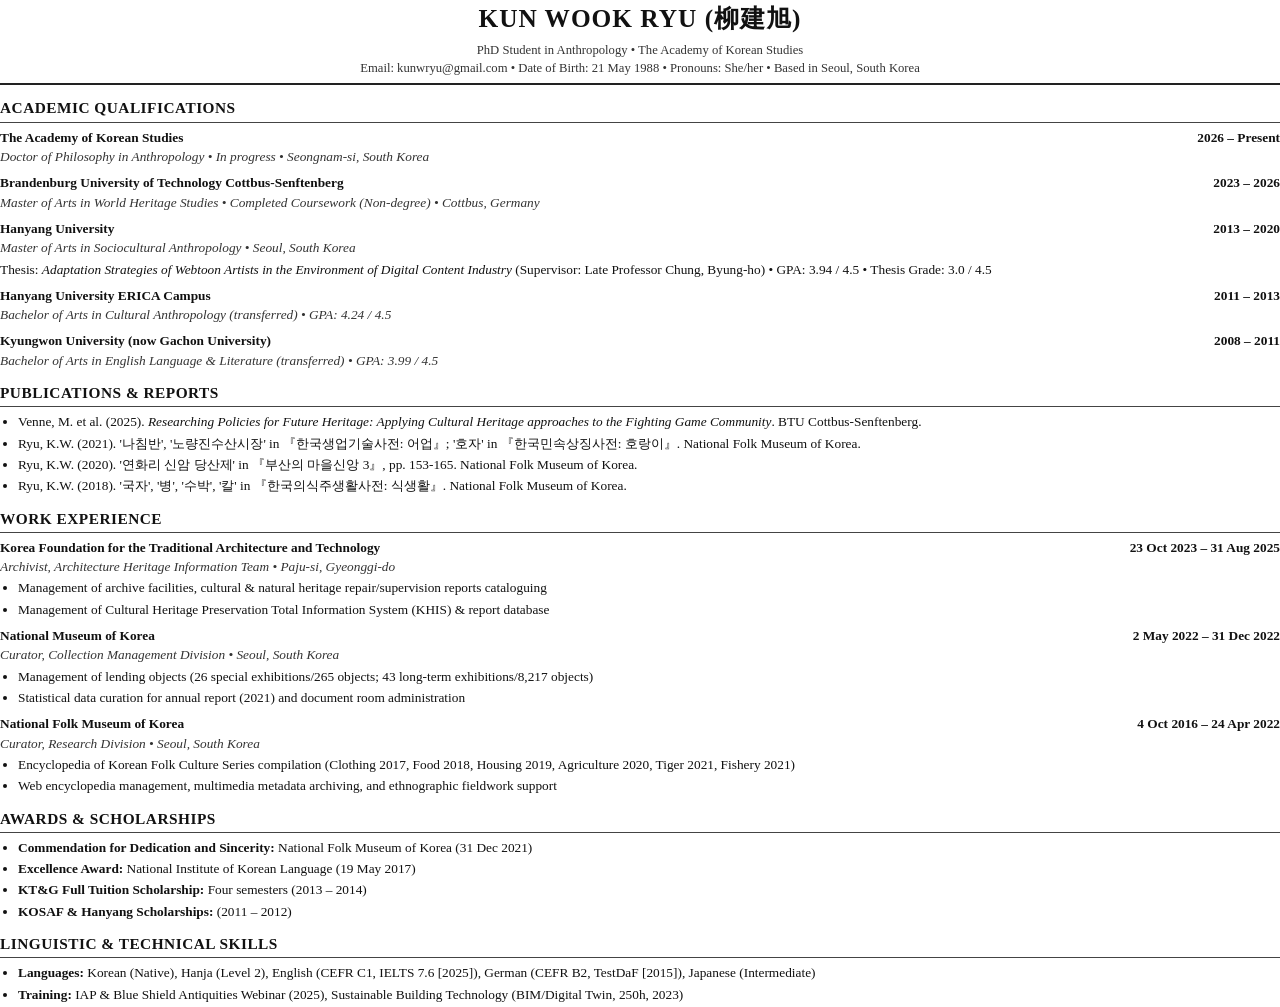
<file: cv_print.html>
<!DOCTYPE html>
<html lang="en-GB">
<head>
    <!-- ============================================================
         보안 원칙: CRAWLER_SHIELD (16종 AI 학습 봇 차단 & TDM 권리 유보 선언)
         (검색 포털 색인은 허용하되, 생성형 AI 모델 무단 학습 및 스크래핑 전면 차단)
    ============================================================ -->
    <meta name="robots" content="index, follow" />
    <meta name="googlebot" content="index, follow" />
    <meta name="GPTBot" content="noindex, nofollow" />
    <meta name="OAI-SearchBot" content="noindex, nofollow" />
    <meta name="ChatGPT-User" content="noindex, nofollow" />
    <meta name="ClaudeBot" content="noindex, nofollow" />
    <meta name="anthropic-ai" content="noindex, nofollow" />
    <meta name="Claude-Web" content="noindex, nofollow" />
    <meta name="Google-Extended" content="noindex, nofollow" />
    <meta name="Googlebot-AI" content="noindex, nofollow" />
    <meta name="Applebot-Extended" content="noindex, nofollow" />
    <meta name="Amazonbot" content="noindex, nofollow" />
    <meta name="Bytespider" content="noindex, nofollow" />
    <meta name="CCBot" content="noindex, nofollow" />
    <meta name="meta-externalagent" content="noindex, nofollow" />
    <meta name="FacebookBot" content="noindex, nofollow" />
    <meta name="PerplexityBot" content="noindex, nofollow" />
    <meta name="Cohere-ai" content="noindex, nofollow" />
    <meta http-equiv="X-Robots-Tag" content="noimageai, noai" />
    <!-- W3C TDM Reservation Protocol & EU DSM Directive Art. 4 (텍스트·데이터 마이닝 권리 유보) -->
    <meta name="tdm-reservation" content="1" />
  <meta charset="UTF-8">
  <title>Curriculum Vitae - Kun Wook Ryu</title>
  <style>
    @page { size: A4; margin: 18mm 16mm; }
    body { font-family: 'Times New Roman', Times, serif; color: #111; line-height: 1.45; font-size: 10pt; margin: 0; padding: 0; }
    h1 { font-size: 19pt; margin: 0 0 4px 0; text-align: center; text-transform: uppercase; letter-spacing: 1px; }
    .subtitle { text-align: center; font-size: 9.5pt; color: #333; margin-bottom: 12px; border-bottom: 1.5pt solid #222; padding-bottom: 6px; }
    h2 { font-size: 11.5pt; text-transform: uppercase; border-bottom: 1pt solid #444; padding-bottom: 2px; margin: 12px 0 5px 0; letter-spacing: 0.5px; }
    .item { margin-bottom: 7px; }
    .item-header { display: flex; justify-content: space-between; font-weight: bold; }
    .item-sub { font-style: italic; color: #333; margin-bottom: 2px; }
    ul { margin: 2px 0 3px 18px; padding: 0; }
    li { margin-bottom: 2px; }
    a { color: #004080; text-decoration: none; }
  </style>
</head>
<body>
  <h1>Kun Wook Ryu (柳建旭)</h1>
  <div class="subtitle">
    PhD Student in Anthropology &bull; The Academy of Korean Studies<br/>
    Email: kunwryu@gmail.com &bull; Date of Birth: 21 May 1988 &bull; Pronouns: She/her &bull; Based in Seoul, South Korea
  </div>

  <h2>Academic Qualifications</h2>
  <div class="item">
    <div class="item-header"><span>The Academy of Korean Studies</span><span>2026 &ndash; Present</span></div>
    <div class="item-sub">Doctor of Philosophy in Anthropology &bull; In progress &bull; Seongnam-si, South Korea</div>
  </div>
  <div class="item">
    <div class="item-header"><span>Brandenburg University of Technology Cottbus-Senftenberg</span><span>2023 &ndash; 2026</span></div>
    <div class="item-sub">Master of Arts in World Heritage Studies &bull; Completed Coursework (Non-degree) &bull; Cottbus, Germany</div>
  </div>
  <div class="item">
    <div class="item-header"><span>Hanyang University</span><span>2013 &ndash; 2020</span></div>
    <div class="item-sub">Master of Arts in Sociocultural Anthropology &bull; Seoul, South Korea</div>
    <div>Thesis: <em>Adaptation Strategies of Webtoon Artists in the Environment of Digital Content Industry</em> (Supervisor: Late Professor Chung, Byung-ho) &bull; GPA: 3.94 / 4.5 &bull; Thesis Grade: 3.0 / 4.5</div>
  </div>
  <div class="item">
    <div class="item-header"><span>Hanyang University ERICA Campus</span><span>2011 &ndash; 2013</span></div>
    <div class="item-sub">Bachelor of Arts in Cultural Anthropology (transferred) &bull; GPA: 4.24 / 4.5</div>
  </div>
  <div class="item">
    <div class="item-header"><span>Kyungwon University (now Gachon University)</span><span>2008 &ndash; 2011</span></div>
    <div class="item-sub">Bachelor of Arts in English Language & Literature (transferred) &bull; GPA: 3.99 / 4.5</div>
  </div>

  <h2>Publications &amp; Reports</h2>
  <ul>
    <li>Venne, M. et al. (2025). <em>Researching Policies for Future Heritage: Applying Cultural Heritage approaches to the Fighting Game Community</em>. BTU Cottbus-Senftenberg.</li>
    <li>Ryu, K.W. (2021). '나침반', '노량진수산시장' in 『한국생업기술사전: 어업』; '호자' in 『한국민속상징사전: 호랑이』. National Folk Museum of Korea.</li>
    <li>Ryu, K.W. (2020). '연화리 신암 당산제' in 『부산의 마을신앙 3』, pp. 153-165. National Folk Museum of Korea.</li>
    <li>Ryu, K.W. (2018). '국자', '병', '수박', '칼' in 『한국의식주생활사전: 식생활』. National Folk Museum of Korea.</li>
  </ul>

  <h2>Work Experience</h2>
  <div class="item">
    <div class="item-header"><span>Korea Foundation for the Traditional Architecture and Technology</span><span>23 Oct 2023 &ndash; 31 Aug 2025</span></div>
    <div class="item-sub">Archivist, Architecture Heritage Information Team &bull; Paju-si, Gyeonggi-do</div>
    <ul>
      <li>Management of archive facilities, cultural & natural heritage repair/supervision reports cataloguing</li>
      <li>Management of Cultural Heritage Preservation Total Information System (KHIS) & report database</li>
    </ul>
  </div>
  <div class="item">
    <div class="item-header"><span>National Museum of Korea</span><span>2 May 2022 &ndash; 31 Dec 2022</span></div>
    <div class="item-sub">Curator, Collection Management Division &bull; Seoul, South Korea</div>
    <ul>
      <li>Management of lending objects (26 special exhibitions/265 objects; 43 long-term exhibitions/8,217 objects)</li>
      <li>Statistical data curation for annual report (2021) and document room administration</li>
    </ul>
  </div>
  <div class="item">
    <div class="item-header"><span>National Folk Museum of Korea</span><span>4 Oct 2016 &ndash; 24 Apr 2022</span></div>
    <div class="item-sub">Curator, Research Division &bull; Seoul, South Korea</div>
    <ul>
      <li>Encyclopedia of Korean Folk Culture Series compilation (Clothing 2017, Food 2018, Housing 2019, Agriculture 2020, Tiger 2021, Fishery 2021)</li>
      <li>Web encyclopedia management, multimedia metadata archiving, and ethnographic fieldwork support</li>
    </ul>
  </div>

  <h2>Awards &amp; Scholarships</h2>
  <ul>
    <li><strong>Commendation for Dedication and Sincerity:</strong> National Folk Museum of Korea (31 Dec 2021)</li>
    <li><strong>Excellence Award:</strong> National Institute of Korean Language (19 May 2017)</li>
    <li><strong>KT&G Full Tuition Scholarship:</strong> Four semesters (2013 &ndash; 2014)</li>
    <li><strong>KOSAF &amp; Hanyang Scholarships:</strong> (2011 &ndash; 2012)</li>
  </ul>

  <h2>Linguistic &amp; Technical Skills</h2>
  <ul>
    <li><strong>Languages:</strong> Korean (Native), Hanja (Level 2), English (CEFR C1, IELTS 7.6 [2025]), German (CEFR B2, TestDaF [2015]), Japanese (Intermediate)</li>
    <li><strong>Training:</strong> IAP &amp; Blue Shield Antiquities Webinar (2025), Sustainable Building Technology (BIM/Digital Twin, 250h, 2023)</li>
  </ul>
</body>
</html>
</file>
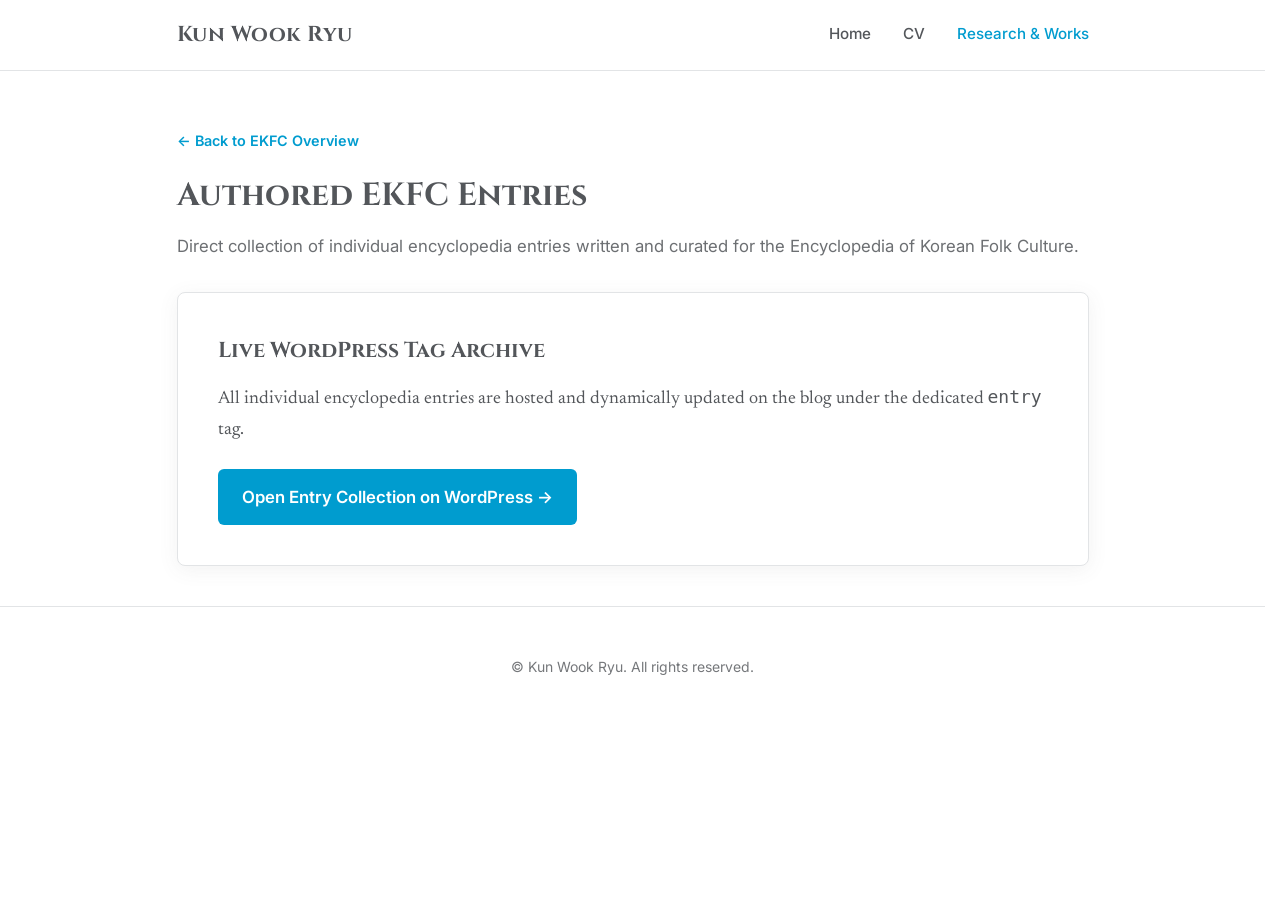
<file: ekfc-entries.html>
<!DOCTYPE html>
<html lang="en-GB">
<head>
    <meta charset="UTF-8">
    <meta name="viewport" content="width=device-width, initial-scale=1.0">
    <title>EKFC Authored Entries | Kun Wook Ryu</title>
    <meta name="description" content="Direct directory to individual encyclopedia entries authored by Kun Wook Ryu for the Encyclopedia of Korean Folk Culture.">
    
        <!-- ============================================================
         CRAWLER_SHIELD: 14종 AI 학습 봇 차단 (공공 검색 색인은 허용)
    ============================================================ -->
    <meta name="robots" content="index, follow" />
    <meta name="googlebot" content="index, follow" />
    <meta name="GPTBot" content="noindex, nofollow" />
    <meta name="OAI-SearchBot" content="noindex, nofollow" />
    <meta name="ClaudeBot" content="noindex, nofollow" />
    <meta name="anthropic-ai" content="noindex, nofollow" />
    <meta name="Claude-Web" content="noindex, nofollow" />
    <meta name="Google-Extended" content="noindex, nofollow" />
    <meta name="Googlebot-AI" content="noindex, nofollow" />
    <meta name="Applebot-Extended" content="noindex, nofollow" />
    <meta name="Amazonbot" content="noindex, nofollow" />
    <meta name="Bytespider" content="noindex, nofollow" />
    <meta name="CCBot" content="noindex, nofollow" />
    <meta name="meta-externalagent" content="noindex, nofollow" />
    <meta name="FacebookBot" content="noindex, nofollow" />
    <meta http-equiv="X-Robots-Tag" content="noimageai, noai" />

    <meta property="og:type" content="website">
    <meta property="og:title" content="EKFC Authored Entries | Kun Wook Ryu">
    <meta property="og:description" content="Individual encyclopedia entries authored and compiled for the Encyclopedia of Korean Folk Culture.">
    <meta property="og:url" content="https://kunwryu.github.io/ekfc-entries.html">
    <meta property="og:image" content="https://0.gravatar.com/userimage/25441211/afb2cb81f42caf7c01caf9787f3b9173?size=1024">

    <meta name="twitter:card" content="summary_large_image">
    <meta name="twitter:title" content="EKFC Authored Entries | Kun Wook Ryu">
    <meta name="twitter:description" content="Individual encyclopedia entries authored and compiled for the Encyclopedia of Korean Folk Culture.">
    <meta name="twitter:image" content="https://0.gravatar.com/userimage/25441211/afb2cb81f42caf7c01caf9787f3b9173?size=1024">

    <link rel="preconnect" href="https://fonts.googleapis.com">
    <link rel="preconnect" href="https://fonts.gstatic.com" crossorigin>
    <link href="https://fonts.googleapis.com/css2?family=Cinzel:wght@500;700&family=Inter:wght@300;400;500;600&family=Newsreader:opsz,ital,wght@6..72,0,400;6..72,1,400&display=swap" rel="stylesheet">

    <style>
        :root {
            --bg-color: #ffffff;
            --surface-color: #ffffff;
            --text-main: #53565a;
            --text-dark: #1a1a1a;
            --accent-color: #009ccf;
            --accent-hover: #007da6;
            --accent-light: #78d4f7;
            --accent-mint: #b4fdc0;
            --border-color: #e2e4e6;
            --card-shadow: 0 4px 20px rgba(83, 86, 90, 0.08);
            --transition-speed: 0.3s;
            --max-width: 960px;
        }

        * { box-sizing: border-box; margin: 0; padding: 0; }
        html { scroll-behavior: smooth; font-size: 16px; overflow-y: scroll; scrollbar-gutter: stable; }
        body { font-family: 'Inter', sans-serif; background-color: var(--bg-color); color: var(--text-main); line-height: 1.7; -webkit-font-smoothing: antialiased; }

        h1, h2, h3, .brand { font-family: 'Cinzel', serif; color: var(--text-main); font-weight: 700; }
        p, li { font-family: 'Newsreader', serif; font-size: 1.125rem; color: var(--text-main); }
        a { color: var(--accent-color); text-decoration: none; transition: color var(--transition-speed) ease; }
        a:hover { color: var(--accent-hover); }

        .skip-link { position: absolute; top: -50px; left: 1rem; background: var(--accent-color); color: #ffffff; padding: 0.5rem 1rem; z-index: 2000; font-family: 'Inter', sans-serif; font-weight: 600; border-radius: 4px; transition: top 0.2s ease; }
        .skip-link:focus { top: 1rem; }

        a:focus-visible, button:focus-visible { outline: 3px solid var(--accent-color); outline-offset: 3px; }

        @keyframes fadeIn { from { opacity: 0; transform: translateY(12px); } to { opacity: 1; transform: translateY(0); } }
        .animate-fade-in { animation: fadeIn 0.6s cubic-bezier(0.16, 1, 0.3, 1) forwards; }

        @media (prefers-reduced-motion: reduce) {
            .animate-fade-in { animation: none !important; }
            * { transition: none !important; scroll-behavior: auto !important; }
        }

        .container { max-width: var(--max-width); margin: 0 auto; padding: 0 1.5rem; }
        section { padding: 3.5rem 0 2.5rem 0; border-bottom: 1px solid var(--border-color); }
        section:last-of-type { border-bottom: none; }

        .section-title { font-size: 2rem; margin-bottom: 0.5rem; }
        .page-desc { font-family: 'Inter', sans-serif; font-size: 1.05rem; color: var(--text-main); opacity: 0.85; margin-bottom: 2rem; }

        header { position: sticky; top: 0; background-color: rgba(255, 255, 255, 0.95); backdrop-filter: blur(10px); border-bottom: 1px solid var(--border-color); z-index: 1000; }
        .header-content { display: flex; justify-content: space-between; align-items: center; height: 70px; }
        .brand { font-size: 1.35rem; letter-spacing: 0.5px; color: var(--text-main); }
        .nav-links { display: flex; gap: 2rem; list-style: none; }
        .nav-links a { font-family: 'Inter', sans-serif; font-size: 0.95rem; font-weight: 500; color: var(--text-main); }
        .nav-links a:hover, .nav-links a.active { color: var(--accent-color); }

        .hamburger { display: none; background: none; border: none; cursor: pointer; padding: 0.5rem; z-index: 1100; }
        .hamburger span { display: block; width: 24px; height: 2px; background-color: var(--text-main); margin: 5px 0; transition: all var(--transition-speed) ease; }

        .back-nav { font-family: 'Inter', sans-serif; font-size: 0.9rem; font-weight: 600; margin-bottom: 1rem; display: inline-block; }

        .hub-box {
            background-color: var(--surface-color);
            border: 1px solid var(--border-color);
            border-radius: 8px;
            padding: 2.5rem;
            box-shadow: var(--card-shadow);
            margin-top: 1rem;
        }

        .btn-link-large {
            display: inline-flex;
            align-items: center;
            gap: 0.5rem;
            font-family: 'Inter', sans-serif;
            font-size: 1.05rem;
            font-weight: 600;
            color: #ffffff;
            background-color: var(--accent-color);
            padding: 0.85rem 1.5rem;
            border-radius: 6px;
            margin-top: 1.5rem;
            transition: background-color var(--transition-speed) ease;
        }

        .btn-link-large:hover {
            background-color: var(--accent-hover);
            color: #ffffff;
        }

        footer { padding: 3rem 0; text-align: center; border-top: 1px solid var(--border-color); background-color: var(--bg-color); }
        footer p { font-family: 'Inter', sans-serif; font-size: 0.875rem; opacity: 0.8; }

        @media (max-width: 768px) {
            .hamburger { display: block; }
            .hamburger.active span:nth-child(1) { transform: rotate(45deg) translate(5px, 5px); }
            .hamburger.active span:nth-child(2) { opacity: 0; }
            .hamburger.active span:nth-child(3) { transform: rotate(-45deg) translate(5px, -5px); }
            .nav-links { position: fixed; top: 70px; right: -100%; width: 100%; height: calc(100vh - 70px); background-color: var(--bg-color); flex-direction: column; align-items: center; justify-content: center; gap: 2.5rem; transition: right var(--transition-speed) ease; border-top: 1px solid var(--border-color); }
            .nav-links.active { right: 0; }
            .nav-links a { font-size: 1.25rem; }
        }
    </style>
</head>
<body>

    <a href="#main-content" class="skip-link">Skip to main content</a>

    <header>
        <div class="container header-content">
            <a href="index.html" class="brand">Kun Wook Ryu</a>
            <button class="hamburger" id="hamburger" aria-label="Toggle navigation menu" aria-expanded="false">
                <span></span><span></span><span></span>
            </button>
            <ul class="nav-links" id="nav-links">
                <li><a href="index.html" class="nav-item">Home</a></li>
                <li><a href="cv.html" class="nav-item">CV</a></li>
                <li><a href="research.html" class="nav-item active">Research & Works</a></li>
            </ul>
        </div>
    </header>

    <main class="container animate-fade-in" id="main-content">
        <section>
            <a href="ekfc.html" class="back-nav">&larr; Back to EKFC Overview</a>
            <h1 class="section-title">Authored EKFC Entries</h1>
            <p class="page-desc">Direct collection of individual encyclopedia entries written and curated for the Encyclopedia of Korean Folk Culture.</p>

            <div class="hub-box">
                <h3 style="font-size: 1.35rem; margin-bottom: 0.75rem;">Live WordPress Tag Archive</h3>
                <p>
                    All individual encyclopedia entries are hosted and dynamically updated on the blog under the dedicated <code>entry</code> tag.
                </p>
                <a href="https://kunwryu.wordpress.com/tag/entry/" target="_blank" rel="noopener" class="btn-link-large">
                    Open Entry Collection on WordPress &rarr;
                </a>
            </div>
        </section>
    </main>

    <footer>
        <div class="container">
            <p>&copy; Kun Wook Ryu. All rights reserved.</p>
        </div>
    </footer>

    <script>
        const hamburger = document.getElementById('hamburger');
        const navLinks = document.getElementById('nav-links');
        hamburger.addEventListener('click', () => {
            hamburger.classList.toggle('active');
            navLinks.classList.toggle('active');
            const isExpanded = hamburger.classList.contains('active');
            hamburger.setAttribute('aria-expanded', isExpanded);
        });
    </script>
</body>
</html>
</file>
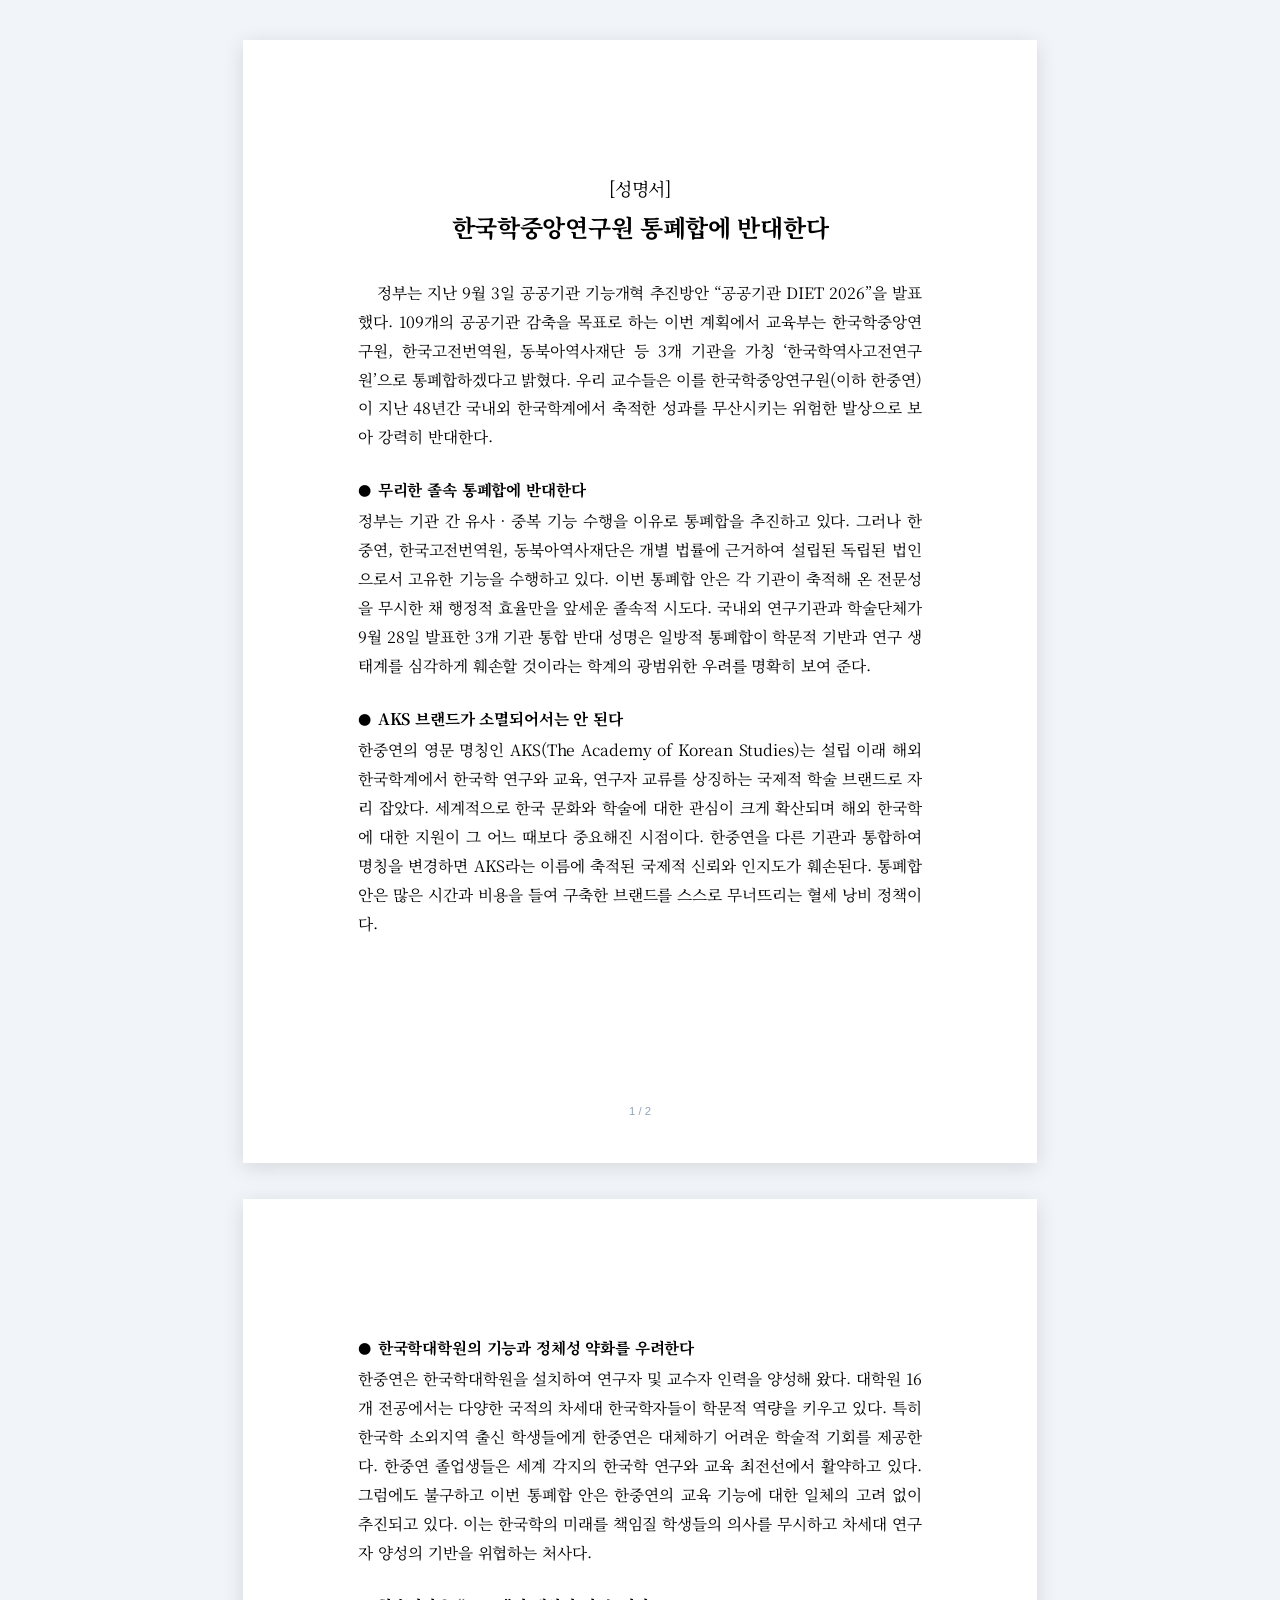
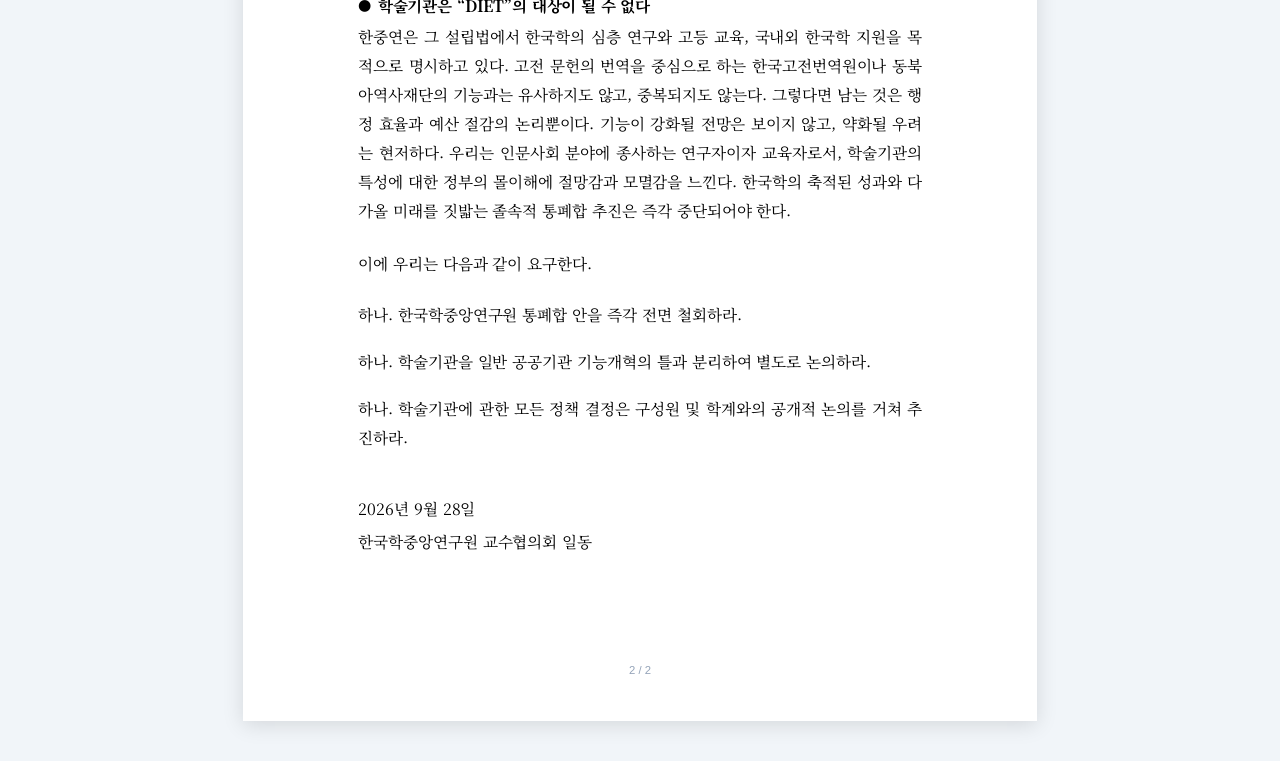
<file: statement_print.html>
<!DOCTYPE html>
<html lang="ko">
<head>
    <!-- ============================================================
         보안 원칙: CRAWLER_SHIELD (16종 AI 학습 봇 차단 & TDM 권리 유보 선언)
         (검색 포털 색인은 허용하되, 생성형 AI 모델 무단 학습 및 스크래핑 전면 차단)
    ============================================================ -->
    <meta name="robots" content="index, follow" />
    <meta name="googlebot" content="index, follow" />
    <meta name="GPTBot" content="noindex, nofollow" />
    <meta name="OAI-SearchBot" content="noindex, nofollow" />
    <meta name="ChatGPT-User" content="noindex, nofollow" />
    <meta name="ClaudeBot" content="noindex, nofollow" />
    <meta name="anthropic-ai" content="noindex, nofollow" />
    <meta name="Claude-Web" content="noindex, nofollow" />
    <meta name="Google-Extended" content="noindex, nofollow" />
    <meta name="Googlebot-AI" content="noindex, nofollow" />
    <meta name="Applebot-Extended" content="noindex, nofollow" />
    <meta name="Amazonbot" content="noindex, nofollow" />
    <meta name="Bytespider" content="noindex, nofollow" />
    <meta name="CCBot" content="noindex, nofollow" />
    <meta name="meta-externalagent" content="noindex, nofollow" />
    <meta name="FacebookBot" content="noindex, nofollow" />
    <meta name="PerplexityBot" content="noindex, nofollow" />
    <meta name="Cohere-ai" content="noindex, nofollow" />
    <meta http-equiv="X-Robots-Tag" content="noimageai, noai" />
    <!-- W3C TDM Reservation Protocol & EU DSM Directive Art. 4 (텍스트·데이터 마이닝 권리 유보) -->
    <meta name="tdm-reservation" content="1" />
  <meta charset="UTF-8">
  <title>한국학중앙연구원 통폐합에 반대한다 - 성명서</title>
  <link rel="preconnect" href="https://fonts.googleapis.com">
  <link rel="preconnect" href="https://fonts.gstatic.com" crossorigin>
  <link href="https://fonts.googleapis.com/css2?family=Noto+Serif+KR:wght@400;600;700&display=swap" rel="stylesheet">
  <style>
    @page {
      size: A4 portrait;
      margin: 35.6mm 30.4mm 30mm 30.4mm;
    }

    * {
      box-sizing: border-box;
    }

    body {
      margin: 0;
      padding: 0;
      color: #000;
      font-family: 'Batang', 'Noto Serif KR', 'KoPubWorld Batang', 'BatangChe', serif;
      -webkit-font-smoothing: antialiased;
    }

    @media screen {
      body {
        background-color: #f1f5f9;
        padding: 40px 0;
        display: flex;
        flex-direction: column;
        align-items: center;
        gap: 36px;
      }
      .page {
        background-color: #ffffff;
        width: 210mm;
        min-height: 297mm;
        height: 297mm;
        padding: 35.6mm 30.4mm 30mm 30.4mm;
        box-shadow: 0 4px 20px rgba(0, 0, 0, 0.12);
        position: relative;
        overflow: hidden;
      }
      .page-indicator {
        position: absolute;
        bottom: 12mm;
        left: 0;
        right: 0;
        text-align: center;
        font-size: 8.5pt;
        color: #94a3b8;
        font-family: sans-serif;
      }
    }

    @media print {
      body {
        background: none;
      }
      .page {
        width: 100%;
        padding: 0;
        margin: 0;
        page-break-after: always;
        break-after: page;
      }
      .page:last-child {
        page-break-after: avoid;
        break-after: avoid;
      }
      .page-indicator {
        display: none;
      }
    }

    .doc-header {
      text-align: center;
      margin-bottom: 34px;
    }

    .doc-category {
      font-size: 13.5pt;
      font-weight: 400;
      margin-bottom: 8px;
      letter-spacing: -0.2px;
    }

    .doc-title {
      font-size: 18pt;
      font-weight: 700;
      margin: 0;
      letter-spacing: -0.3px;
    }

    .lead-paragraph {
      font-size: 11.75pt;
      line-height: 1.85;
      text-align: justify;
      text-justify: inter-ideograph;
      word-break: break-all;
      text-indent: 14pt;
      margin: 0 0 24px 0;
      letter-spacing: -0.05px;
    }

    .section-item {
      margin-bottom: 24px;
    }

    .item-title {
      font-size: 11.75pt;
      font-weight: 700;
      margin: 0 0 2px 0;
      letter-spacing: -0.15px;
      line-height: 1.85;
    }

    .item-bullet {
      font-size: 10pt;
      vertical-align: 0.5px;
      margin-right: 2px;
    }

    .item-desc {
      font-size: 11.75pt;
      line-height: 1.85;
      text-align: justify;
      text-justify: inter-ideograph;
      word-break: break-all;
      margin: 0;
      letter-spacing: -0.05px;
    }

    .resolution-lead {
      font-size: 11.75pt;
      line-height: 1.85;
      margin: 0 0 22px 0;
      letter-spacing: -0.05px;
    }

    .resolution-item {
      font-size: 11.75pt;
      line-height: 1.85;
      text-align: justify;
      text-justify: inter-ideograph;
      word-break: break-all;
      margin: 0 0 18px 0;
      letter-spacing: -0.05px;
    }

    .sign-section {
      margin-top: 42px;
      font-size: 11.75pt;
      line-height: 1.85;
      text-align: left;
      letter-spacing: -0.05px;
    }

    .sign-date {
      margin: 0 0 4px 0;
    }

    .sign-author {
      margin: 0;
    }
  </style>
</head>
<body>

  <!-- PAGE 1 -->
  <section class="page" id="page-1">
    <div class="doc-header">
      <div class="doc-category">[성명서]</div>
      <h1 class="doc-title">한국학중앙연구원 통폐합에 반대한다</h1>
    </div>

    <p class="lead-paragraph">
      정부는 지난 9월 3일 공공기관 기능개혁 추진방안 “공공기관 DIET 2026”을 발표했다. 109개의 공공기관 감축을 목표로 하는 이번 계획에서 교육부는 한국학중앙연구원, 한국고전번역원, 동북아역사재단 등 3개 기관을 가칭 ‘한국학역사고전연구원’으로 통폐합하겠다고 밝혔다. 우리 교수들은 이를 한국학중앙연구원(이하 한중연)이 지난 48년간 국내외 한국학계에서 축적한 성과를 무산시키는 위험한 발상으로 보아 강력히 반대한다.
    </p>

    <div class="section-item">
      <div class="item-title"><span class="item-bullet">●</span> 무리한 졸속 통폐합에 반대한다</div>
      <p class="item-desc">
        정부는 기관 간 유사‧중복 기능 수행을 이유로 통폐합을 추진하고 있다. 그러나 한중연, 한국고전번역원, 동북아역사재단은 개별 법률에 근거하여 설립된 독립된 법인으로서 고유한 기능을 수행하고 있다. 이번 통폐합 안은 각 기관이 축적해 온 전문성을 무시한 채 행정적 효율만을 앞세운 졸속적 시도다. 국내외 연구기관과 학술단체가 9월 28일 발표한 3개 기관 통합 반대 성명은 일방적 통폐합이 학문적 기반과 연구 생태계를 심각하게 훼손할 것이라는 학계의 광범위한 우려를 명확히 보여 준다.
      </p>
    </div>

    <div class="section-item">
      <div class="item-title"><span class="item-bullet">●</span> AKS 브랜드가 소멸되어서는 안 된다</div>
      <p class="item-desc">
        한중연의 영문 명칭인 AKS(The Academy of Korean Studies)는 설립 이래 해외 한국학계에서 한국학 연구와 교육, 연구자 교류를 상징하는 국제적 학술 브랜드로 자리 잡았다. 세계적으로 한국 문화와 학술에 대한 관심이 크게 확산되며 해외 한국학에 대한 지원이 그 어느 때보다 중요해진 시점이다. 한중연을 다른 기관과 통합하여 명칭을 변경하면 AKS라는 이름에 축적된 국제적 신뢰와 인지도가 훼손된다. 통폐합 안은 많은 시간과 비용을 들여 구축한 브랜드를 스스로 무너뜨리는 혈세 낭비 정책이다.
      </p>
    </div>

    <div class="page-indicator">1 / 2</div>
  </section>

  <!-- PAGE 2 -->
  <section class="page" id="page-2">
    <div class="section-item">
      <div class="item-title"><span class="item-bullet">●</span> 한국학대학원의 기능과 정체성 약화를 우려한다</div>
      <p class="item-desc">
        한중연은 한국학대학원을 설치하여 연구자 및 교수자 인력을 양성해 왔다. 대학원 16개 전공에서는 다양한 국적의 차세대 한국학자들이 학문적 역량을 키우고 있다. 특히 한국학 소외지역 출신 학생들에게 한중연은 대체하기 어려운 학술적 기회를 제공한다. 한중연 졸업생들은 세계 각지의 한국학 연구와 교육 최전선에서 활약하고 있다. 그럼에도 불구하고 이번 통폐합 안은 한중연의 교육 기능에 대한 일체의 고려 없이 추진되고 있다. 이는 한국학의 미래를 책임질 학생들의 의사를 무시하고 차세대 연구자 양성의 기반을 위협하는 처사다.
      </p>
    </div>

    <div class="section-item">
      <div class="item-title"><span class="item-bullet">●</span> 학술기관은 “DIET”의 대상이 될 수 없다</div>
      <p class="item-desc">
        한중연은 그 설립법에서 한국학의 심층 연구와 고등 교육, 국내외 한국학 지원을 목적으로 명시하고 있다. 고전 문헌의 번역을 중심으로 하는 한국고전번역원이나 동북아역사재단의 기능과는 유사하지도 않고, 중복되지도 않는다. 그렇다면 남는 것은 행정 효율과 예산 절감의 논리뿐이다. 기능이 강화될 전망은 보이지 않고, 약화될 우려는 현저하다. 우리는 인문사회 분야에 종사하는 연구자이자 교육자로서, 학술기관의 특성에 대한 정부의 몰이해에 절망감과 모멸감을 느낀다. 한국학의 축적된 성과와 다가올 미래를 짓밟는 졸속적 통폐합 추진은 즉각 중단되어야 한다.
      </p>
    </div>

    <p class="resolution-lead">이에 우리는 다음과 같이 요구한다.</p>

    <div class="resolution-item">하나. 한국학중앙연구원 통폐합 안을 즉각 전면 철회하라.</div>
    <div class="resolution-item">하나. 학술기관을 일반 공공기관 기능개혁의 틀과 분리하여 별도로 논의하라.</div>
    <div class="resolution-item">하나. 학술기관에 관한 모든 정책 결정은 구성원 및 학계와의 공개적 논의를 거쳐 추진하라.</div>

    <div class="sign-section">
      <p class="sign-date">2026년 9월 28일</p>
      <p class="sign-author">한국학중앙연구원 교수협의회 일동</p>
    </div>

    <div class="page-indicator">2 / 2</div>
  </section>

</body>
</html>
</file>
